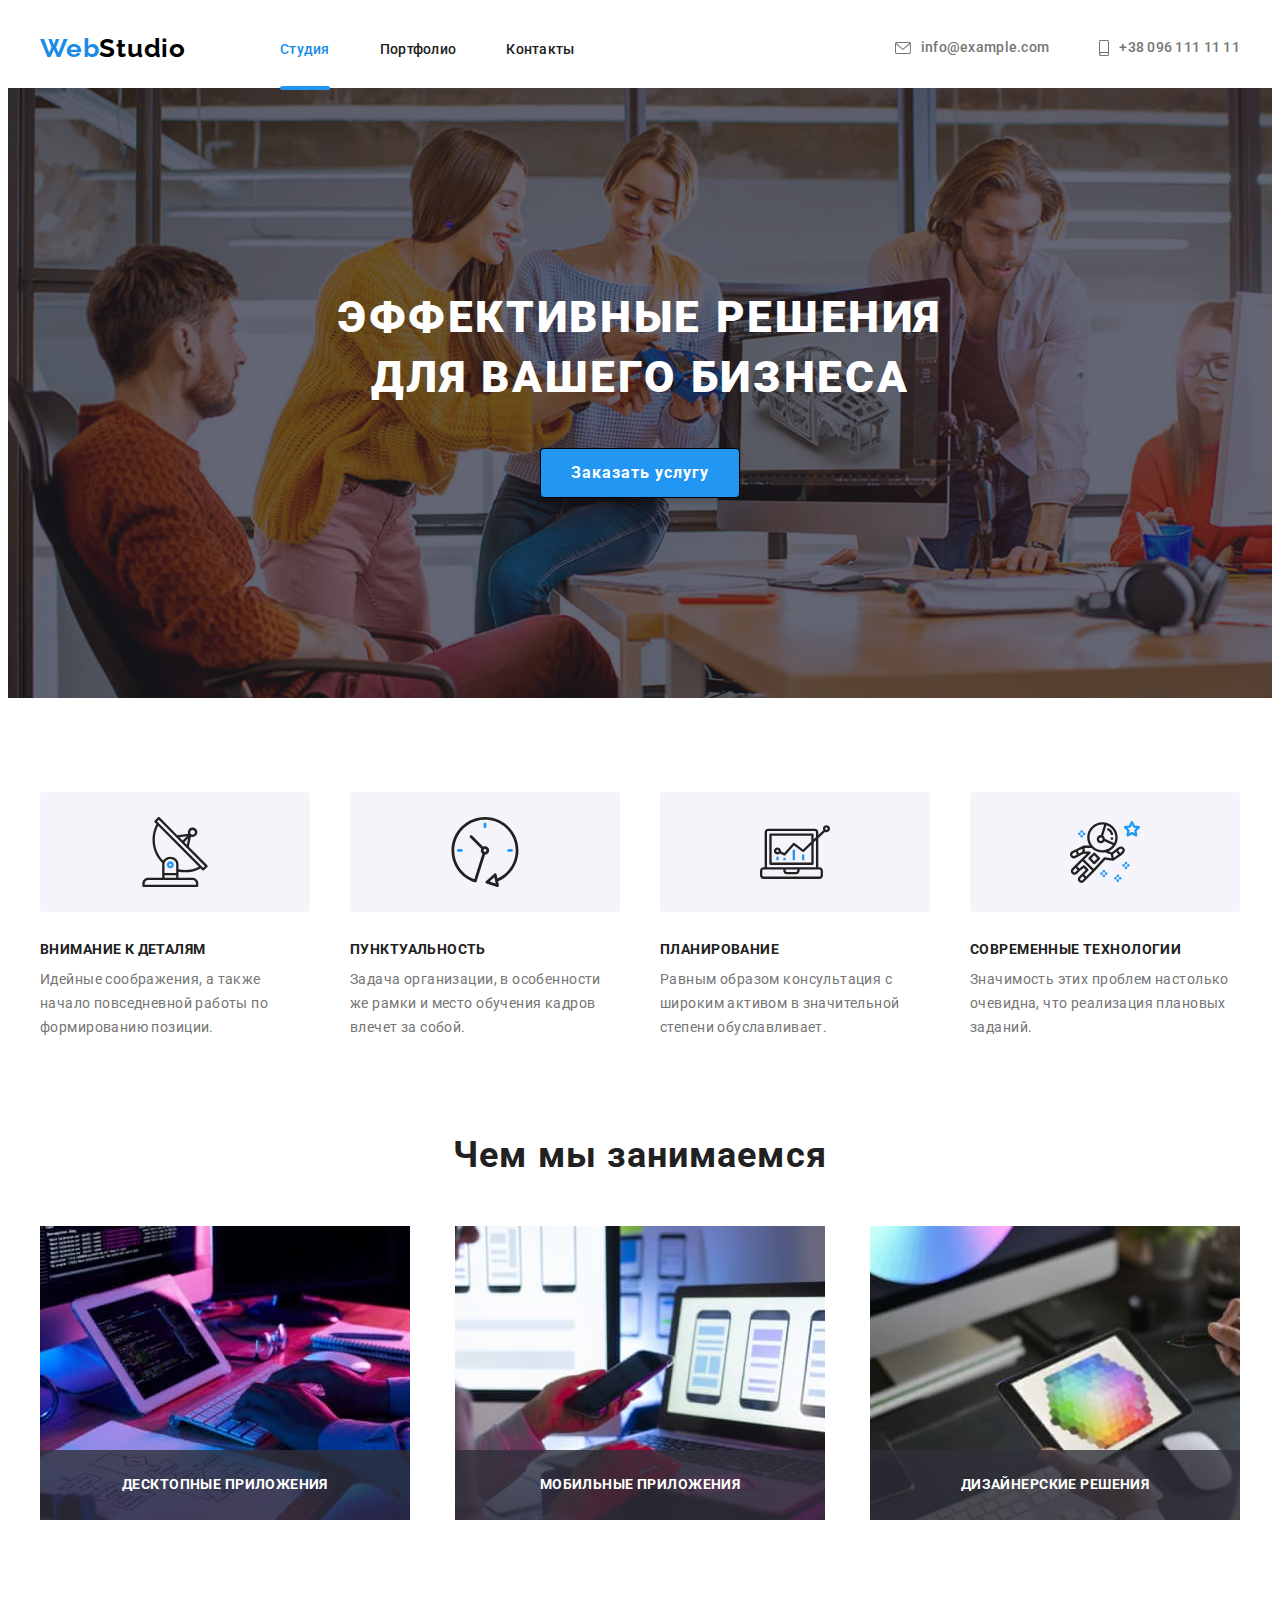
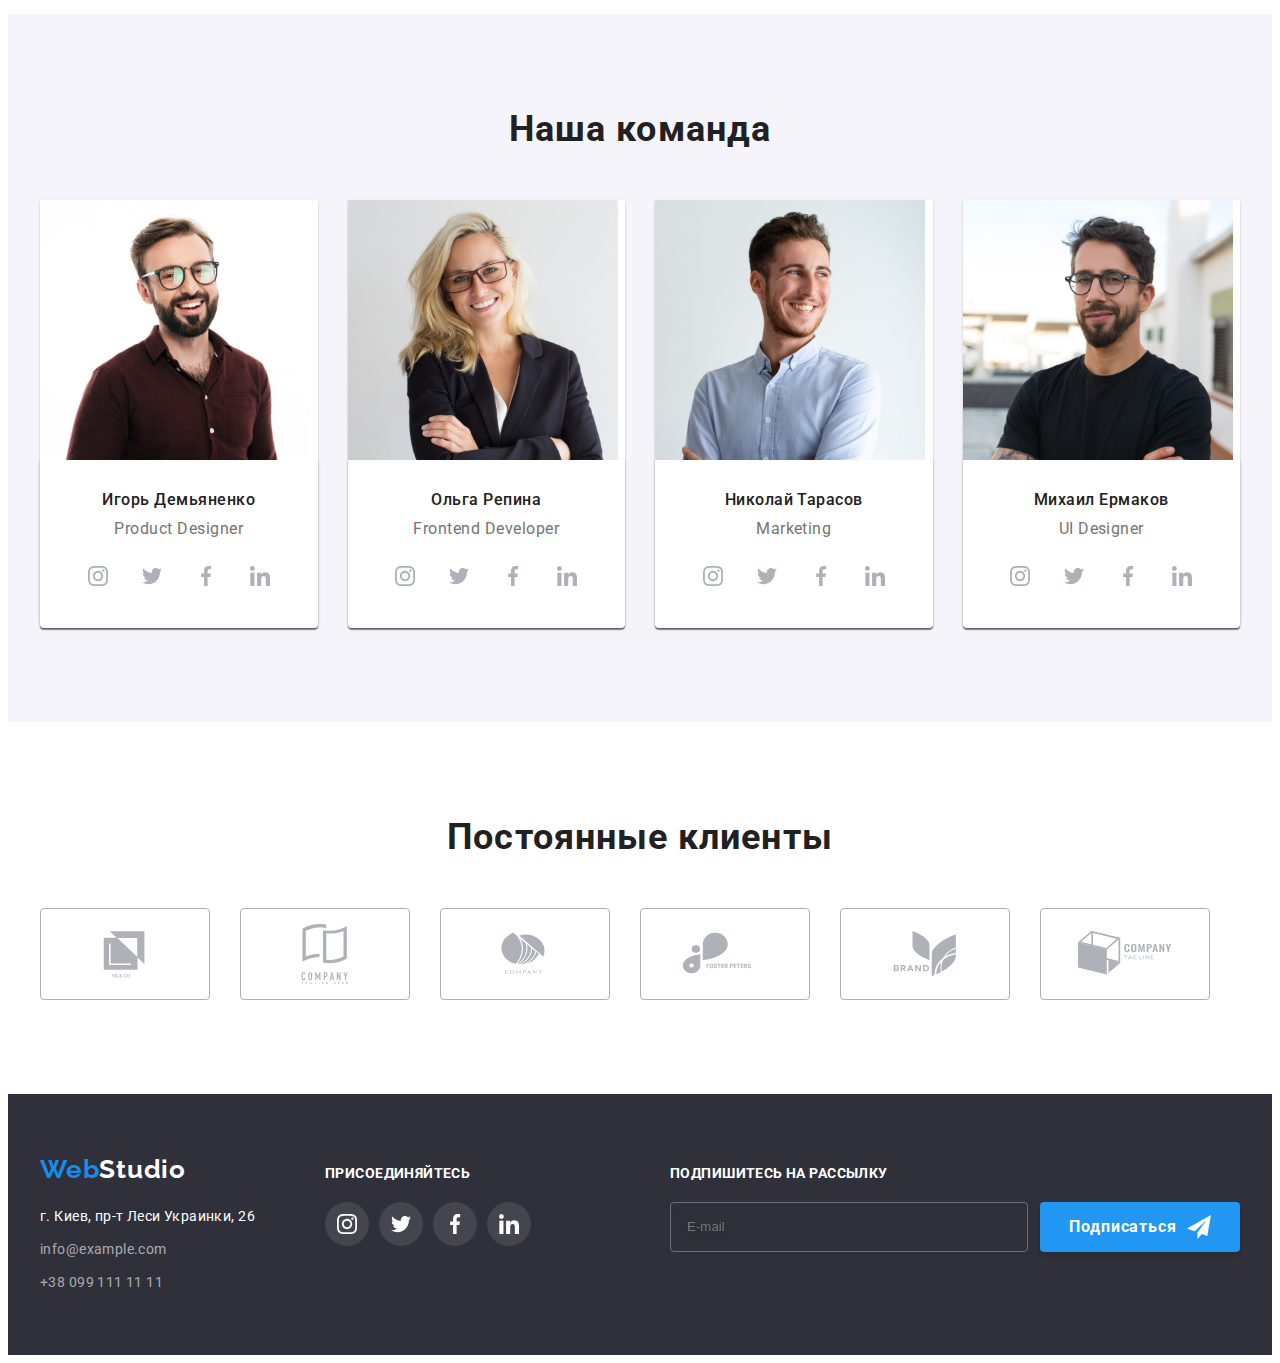
<file: index.html>
<!DOCTYPE html>
<html lang="ru">

<head>
    <meta charset="UTF-8" />
    <meta http-equiv="X-UA-Compatible" content="IE=edge" />
    <meta name="viewport" content="width=device-width, initial-scale=1.0" />
    <title>Document</title>
    <link rel="preconnect" href="https://fonts.googleapis.com">
    <link rel="preconnect" href="https://fonts.gstatic.com" crossorigin>
    <link rel="stylesheet"
        href="https://fonts.googleapis.com/css2?family=Raleway:wght@700&family=Roboto:wght@400;500;700;900&display=swap" />
    <link rel="stylesheet" href="https://cdnjs.cloudflare.com/ajax/libs/modern-normalize/1.1.0/modern-normalize.min.css"
        integrity="sha512-wpPYUAdjBVSE4KJnH1VR1HeZfpl1ub8YT/NKx4PuQ5NmX2tKuGu6U/JRp5y+Y8XG2tV+wKQpNHVUX03MfMFn9Q=="
        crossorigin="anonymous" referrerpolicy="no-referrer" />
    <link rel="stylesheet" href="./css/main.min.css" />
</head>

<body>

    <!-- HEADER -->

    <header class="header">
        <div class="container header-container">
            <a class="logo link" href="./index.html" lang="en"> <span class="web">Web</span><span
                    class="studio-logo">Studio</span></a>
            <nav class="navigation">
                <ul class="nav-list list">
                    <li class="nav-list-item">
                        <a class="nav-list-link link current" href="./index.html">Студия</a>
                    </li>
                    <li class="nav-list-item">
                        <a class="nav-list-link link" href="./portfolio.html">Портфолио</a>
                    </li>
                    <li class="nav-list-item">
                        <a class="nav-list-link link" href="">Контакты</a>
                    </li>
                </ul>
            </nav>
            <ul class="contact-list list">
                <li class="contact-item">
                    <a class="contact-email header-contact link" href="mailto:info@example.com">
                        <svg class="header-icon" width="16" height="12">
                            <use href="./img/sprite.svg#envelope"></use>
                        </svg>
                        info@example.com</a>
                </li>
                <li class="contact-item">
                    <a class="contact-number header-contact link" href="tel:+380961111111">
                        <svg class="header-icon" width="10" height="16">
                            <use href="./img/sprite.svg#smartphone"></use>
                        </svg>
                        +38 096 111 11 11</a>
                </li>
            </ul>
        </div>
    </header>

    <main>
        <!-- HERO -->

        <section class="hero">
            <div class="hero-container container">
                <h1 class="hero-name">Эффективные решения <span class="indent">для вашего бизнеса</span></h1>
                <button class="modal-button" type="button" data-modal-open>Заказать услугу</button>
            </div>
        </section>

        <!-- FEATURES -->

        <section class="features section">
            <div class="features-container container">
                <h2 hidden>Особенности</h2>
                <ul class="features-list list">
                    <li class="features-item">
                        <div class="features-wrapper">
                            <svg class="features-icon" width="70" height="70">
                                <use href="./img/sprite.svg#antenna"></use>
                            </svg>
                        </div>
                        <h3 class="features-name">Внимание к деталям</h3>
                        <p class="features-description">Идейные соображения, а также начало повседневной работы по
                            формированию позиции.</p>
                    </li>
                    <li class="features-item">
                        <div class="features-wrapper">
                            <svg class="features-icon" width="70" height="70">
                                <use href="./img/sprite.svg#clock"></use>
                            </svg>
                        </div>
                        <h3 class="features-name">Пунктуальность</h3>
                        <p class="features-description">Задача организации, в особенности же рамки и место обучения
                            кадров влечет за собой.</p>
                    </li>
                    <li class="features-item">
                        <div class="features-wrapper">
                            <svg class="features-icon" width="70" height="70">
                                <use href="./img/sprite.svg#diagram"></use>
                            </svg>
                        </div>
                        <h3 class="features-name">Планирование</h3>
                        <p class="features-description">Равным образом консультация с широким активом в значительной
                            степени обуславливает.</p>
                    </li>
                    <li class="features-item">
                        <div class="features-wrapper">
                            <svg class="features-icon" width="70" height="70">
                                <use href="./img/sprite.svg#astronaut"></use>
                            </svg>
                        </div>
                        <h3 class="features-name">Современные технологии</h3>
                        <p class="features-description">Значимость этих проблем настолько очевидна, что реализация
                            плановых заданий.</p>
                    </li>
                </ul>
            </div>
        </section>

        <!-- ABOUT -->

        <section class="about section">
            <div class="container">
                <h2 class="about-name">Чем мы занимаемся</h2>
                <ul class="about-list">
                    <li class="about-item list">
                        <div class="about-wrapper">
                            <img src="./img/studio/what_do_we_do1.jpg" alt="чем мы занимаемся" width="370"
                                height="294" />
                            <p class="about-overlay">Десктопные приложения</p>
                        </div>
                    </li>
                    <li class="about-item list">
                        <div class="about-wrapper">
                            <img src="./img/studio/what_do_we_do2.jpg" alt="чем мы занимаемся2" width="370"
                                height="294" />
                            <p class="about-overlay">Мобильные приложения</p>
                        </div>
                    </li>
                    <li class="about-item list">
                        <div class="about-wrapper">
                            <img src="./img/studio/what_do_we_do3.jpg" alt="Чем мы занимаемся3" width="370"
                                height="294" />
                            <p class="about-overlay">Дизайнерские решения</p>
                        </div>
                    </li>
                </ul>
            </div>
        </section>

        <!-- TEAM -->

        <section class="team section">
            <div class="container">
                <h2 class="team-main-name">Наша команда</h2>
                <ul class="team-list">
                    <li class="team-list-item list">
                        <img src="./img/studio/our_team1.jpg" alt="фото сотрудника нашей команды" width="270"
                            height="260" />
                        <div class="team-name-description">
                            <h3 class="team-name">Игорь Демьяненко</h3>
                            <p class="team-position">Product Designer</p>
                            <ul class="team-list-icon list">
                                <li class="team-item-icon">
                                    <a class="team-link-icon" href="">
                                        <svg class="team-icon" width="20" height="20">
                                            <use href="./img/sprite.svg#instagram"></use>
                                        </svg>
                                    </a>
                                </li>
                                <li class="team-item-icon">
                                    <a class="team-link-icon" href="">
                                        <svg class="team-icon" width="20" height="20">
                                            <use href="./img/sprite.svg#twitter"></use>
                                        </svg>
                                    </a>
                                </li>
                                <li class="team-item-icon">
                                    <a class="team-link-icon" href="">
                                        <svg class="team-icon" width="20" height="20">
                                            <use href="./img/sprite.svg#facebook"></use>
                                        </svg>
                                    </a>
                                </li>
                                <li class="team-item-icon">
                                    <a class="team-link-icon" href="">
                                        <svg class="team-icon" width="20" height="20">
                                            <use href="./img/sprite.svg#linkedin"></use>
                                        </svg>
                                    </a>
                                </li>
                            </ul>
                        </div>
                    </li>
                    <li class="team-list-item list">
                        <img src="./img/studio/our_team2.jpg" alt="фото сотрудника нашей команды" width="270"
                            height="260" />
                        <div class="team-name-description">
                            <h3 class="team-name">Ольга Репина</h3>
                            <p class="team-position">Frontend Developer</p>
                            <ul class="team-list-icon list">
                                <li class="team-item-icon">
                                    <a class="team-link-icon" href="">
                                        <svg class="team-icon" width="20" height="20">
                                            <use href="./img/sprite.svg#instagram"></use>
                                        </svg>
                                    </a>
                                </li>
                                <li class="team-item-icon">
                                    <a class="team-link-icon" href="">
                                        <svg class="team-icon" width="20" height="20">
                                            <use href="./img/sprite.svg#twitter"></use>
                                        </svg>
                                    </a>
                                </li>
                                <li class="team-item-icon">
                                    <a class="team-link-icon" href="">
                                        <svg class="team-icon" width="20" height="20">
                                            <use href="./img/sprite.svg#facebook"></use>
                                        </svg>
                                    </a>
                                </li>
                                <li class="team-item-icon">
                                    <a class="team-link-icon" href="">
                                        <svg class="team-icon" width="20" height="20">
                                            <use href="./img/sprite.svg#linkedin"></use>
                                        </svg>
                                    </a>
                                </li>
                            </ul>
                        </div>
                    </li>
                    <li class="team-list-item list">
                        <img src="./img/studio/our_team3.jpg" alt="фото сотрудника нашей команды" width="270"
                            height="260" />
                        <div class="team-name-description">
                            <h3 class="team-name">Николай Тарасов</h3>
                            <p class="team-position">Marketing</p>
                            <ul class="team-list-icon list">
                                <li class="team-item-icon">
                                    <a class="team-link-icon" href="">
                                        <svg class="team-icon" width="20" height="20">
                                            <use href="./img/sprite.svg#instagram"></use>
                                        </svg>
                                    </a>
                                </li>
                                <li class="team-item-icon">
                                    <a class="team-link-icon" href="">
                                        <svg class="team-icon" width="20" height="20">
                                            <use href="./img/sprite.svg#twitter"></use>
                                        </svg>
                                    </a>
                                </li>
                                <li class="team-item-icon">
                                    <a class="team-link-icon" href="">
                                        <svg class="team-icon" width="20" height="20">
                                            <use href="./img/sprite.svg#facebook"></use>
                                        </svg>
                                    </a>
                                </li>
                                <li class="team-item-icon">
                                    <a class="team-link-icon" href="">
                                        <svg class="team-icon" width="20" height="20">
                                            <use href="./img/sprite.svg#linkedin"></use>
                                        </svg>
                                    </a>
                                </li>
                            </ul>
                        </div>
                    </li>
                    <li class="team-list-item list">
                        <img src="./img/studio/our_team4.jpg" alt="фото сотрудника нашей команды" width="270"
                            height="260" />
                        <div class="team-name-description">
                            <h3 class="team-name">Михаил Ермаков</h3>
                            <p class="team-position">UI Designer</p>
                            <ul class="team-list-icon list">
                                <li class="team-item-icon">
                                    <a class="team-link-icon" href="">
                                        <svg class="team-icon" width="20" height="20">
                                            <use href="./img/sprite.svg#instagram"></use>
                                        </svg>
                                    </a>
                                </li>
                                <li class="team-item-icon">
                                    <a class="team-link-icon" href="">
                                        <svg class="team-icon" width="20" height="20">
                                            <use href="./img/sprite.svg#twitter"></use>
                                        </svg>
                                    </a>
                                </li>
                                <li class="team-item-icon">
                                    <a class="team-link-icon" href="">
                                        <svg class="team-icon" width="20" height="20">
                                            <use href="./img/sprite.svg#facebook"></use>
                                        </svg>
                                    </a>
                                </li>
                                <li class="team-item-icon">
                                    <a class="team-link-icon" href="">
                                        <svg class="team-icon" width="20" height="20">
                                            <use href="./img/sprite.svg#linkedin"></use>
                                        </svg>
                                    </a>
                                </li>
                            </ul>
                        </div>
                    </li>
                </ul>
            </div>
        </section>

        <!-- CLIENTS -->

        <section class="clients section">
            <div class="container">
                <h2 class="clients-name">Постоянные клиенты</h2>
                <ul class="clients-list list">
                    <li class="clients-item">
                        <a class="clients-link" href="">
                            <svg class="clients-icon" width="106" height="60">
                                <use href="./img/sprite.svg#yaco"></use>
                            </svg>
                        </a>
                    </li>
                    <li class="clients-item">
                        <a class="clients-link" href="">
                            <svg class="clients-icon" width="106" height="60">
                                <use href="./img/sprite.svg#tagline-here"></use>
                            </svg>
                        </a>
                    </li>
                    <li class="clients-item">
                        <a class="clients-link" href="">
                            <svg class="clients-icon" width="106" height="60">
                                <use href="./img/sprite.svg#company"></use>
                            </svg>
                        </a>
                    </li>
                    <li class="clients-item">
                        <a class="clients-link" href="">
                            <svg class="clients-icon" width="106" height="60">
                                <use href="./img/sprite.svg#foster-peters"></use>
                            </svg>
                        </a>
                    </li>
                    <li class="clients-item">
                        <a class="clients-link" href="">
                            <svg class="clients-icon" width="106" height="60">
                                <use href="./img/sprite.svg#brand"></use>
                            </svg>
                        </a>
                    </li>
                    <li class="clients-item">
                        <a class="clients-link" href="">
                            <svg class="clients-icon" width="106" height="60">
                                <use href="./img/sprite.svg#tagline"></use>
                            </svg>
                        </a>
                    </li>
                </ul>
            </div>
        </section>

    </main>

    <!-- FOOTER -->

    <footer class="footer section">
        <div class="footer-container container">
            <div class="footer-container-address">
                <a class="footer-logo link" href="./index.html"> Web<span class="studio">Studio</span></a>
                <address class="footer-address">
                    <ul class="footer-list list">
                        <li class="footer-item">
                            <a class="footer-link link address" href="https://goo.gl/maps/jyejHvnzvNFhB9y47">г. Киев,
                                пр-т
                                Леси
                                Украинки, 26</a>
                        </li>
                        <li class="footer-item">
                            <a class="footer-link link" href="mailto:info@example.com">info@example.com</a>
                        </li>
                        <li class="footer-item">
                            <a class="footer-link link" href="tel:+380991111111">+38 099 111 11 11</a>
                        </li>
                    </ul>
                </address>
            </div>
            <div class="footer-container-icon">
                <p class="footer-invite">присоединяйтесь</p>
                <ul class="footer-list-icon list">
                    <li class="footer-item-icon">
                        <a class="footer-link-icon instagram" href="">
                            <svg class="footer-icon" width="20" height="20">
                                <use href="./img/sprite.svg#instagram"></use>
                            </svg>
                        </a>
                    </li>
                    <li class="footer-item-icon">
                        <a class="footer-link-icon twitter" href="">
                            <svg class="footer-icon" width="20" height="20">
                                <use href="./img/sprite.svg#twitter"></use>
                            </svg>
                        </a>
                    </li>
                    <li class="footer-item-icon">
                        <a class="footer-link-icon facebook" href="">
                            <svg class="footer-icon" width="20" height="20">
                                <use href="./img/sprite.svg#facebook"></use>
                            </svg>
                        </a>
                    </li>
                    <li class="footer-item-icon">
                        <a class="footer-link-icon linkedin" href="">
                            <svg class="footer-icon" width="20" height="20">
                                <use href="./img/sprite.svg#linkedin"></use>
                            </svg>
                        </a>
                    </li>
                </ul>
            </div>
            <form class="subscribe-form">
                <p class="subscribe-name">Подпишитесь на рассылку</p>
                <div class="subscribe-wrapper">
                    <input class="subscribe-input" type="text" name="subscribe" id="sbscr" placeholder="E-mail" />
                    <button class="subscribe-btn" type="submit">Подписаться
                        <svg class="subscribe-icon" width="24" height="24">
                            <use href="./img/sprite.svg#icon-subscribe"></use>
                        </svg>
                    </button>
                </div>
            </form>
        </div>
    </footer>

    <div class="backdrop is-hidden" data-modal>
        <div class="modal">
            <button class="modal-close" type="button" data-modal-close>
                <svg class="close-icon" width="11" height="11">
                    <use href="./img/sprite.svg#close-icon"></use>
                </svg>
            </button>
            <p class="modal-text">Оставьте свои данные, мы вам перезвоним</p>
            <form class="contact-form">
                <label class="contact-form-field" for="name">Имя</label>
                <span class="contact-form-input-wrapper">
                    <input type="text" name="user-name" class="contact-form-input" id="name" autofocus required
                        minlength="3" maxlength="10" pattern="^[a-zA-Z]+$" />
                    <svg class="icon-contact-form" width="18" height="18">
                        <use href="./img/sprite.svg#icon-user-name-modal"></use>
                    </svg>
                </span>

                <label class="contact-form-field" for="phone">Телефон</label>
                <span class="contact-form-input-wrapper">
                    <input type="tel" name="user-phone" class="contact-form-input" id="phone" required minlength="6"
                        maxlength="10" />
                    <svg class="icon-contact-form" width="18" height="18">
                        <use href="./img/sprite.svg#icon-user-phone-modal"></use>
                    </svg>

                </span>

                <label class="contact-form-field" for="email">Почта</label>
                <span class="contact-form-input-wrapper">
                    <input type="email" name="user-email" class="contact-form-input" id="email" />
                    <svg class="icon-contact-form" width="18" height="18">
                        <use href="./img/sprite.svg#icon-user-email-modal"></use>
                    </svg>
                </span>

                <label class="contact-form-field" for="comments">Комментарий</label>
                <textarea name="comments-field" class="contact-form-message" id="comments"
                    placeholder="Введите текст"></textarea>

                <div class="contact-form-checkbox-wrapper">
                    <input type="checkbox" name="accept-policy" class="chackbox-accept-policy visually-hidden"
                        id="message" required />
                    <label for="message" class="contact-form-checkbox-agreement">Соглашаюсь с рассылкой и принимаю&nbsp;
                        <a class="policy" href="">Условия договора</a></label>
                </div>
                <button class="contact-form-submit-btn" type="submit">Отправить</button>
            </form>
        </div>
    </div>
    <script src="./js/modal.js"></script>
</body>

</html>
</file>
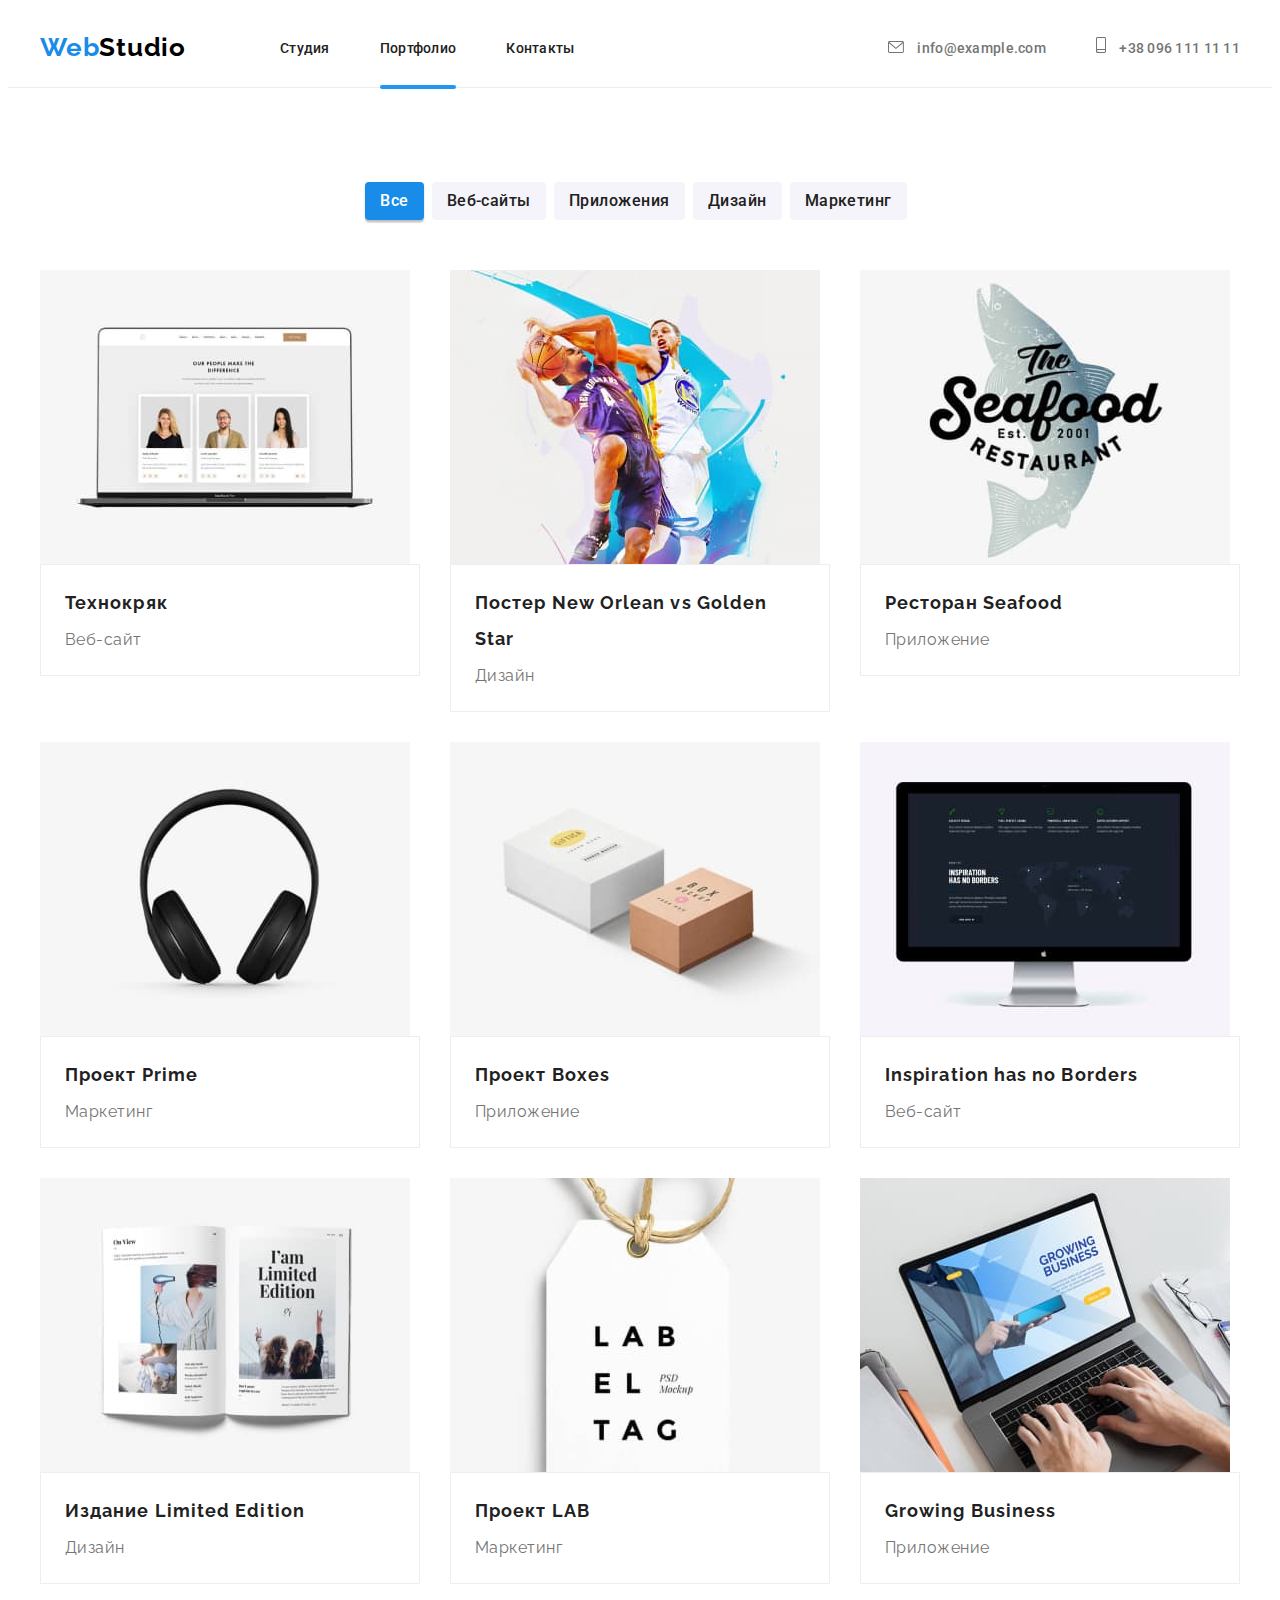
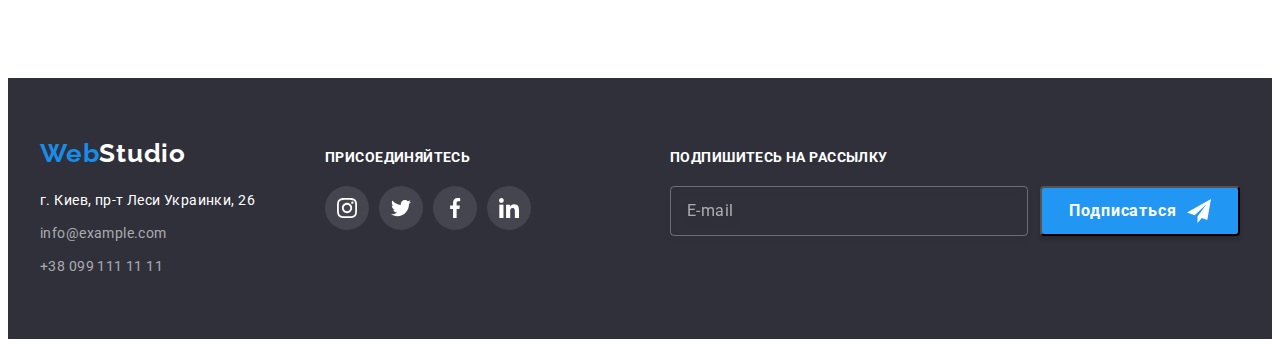
<file: portfolio.html>
<!DOCTYPE html>
<html lang="ru">

<head>
    <meta charset="UTF-8" />
    <meta http-equiv="X-UA-Compatible" content="IE=edge" />
    <meta name="viewport" content="width=device-width, initial-scale=1.0" />
    <title>Document</title>
    <link rel="preconnect" href="https://fonts.googleapis.com">
    <link rel="preconnect" href="https://fonts.gstatic.com" crossorigin>
    <link
        href="https://fonts.googleapis.com/css2?family=Raleway:wght@700&family=Roboto:wght@400;500;700;900&display=swap"
        rel="stylesheet" />
    <link rel="stylesheet" href="https://cdnjs.cloudflare.com/ajax/libs/modern-normalize/1.1.0/modern-normalize.min.css"
        integrity="sha512-wpPYUAdjBVSE4KJnH1VR1HeZfpl1ub8YT/NKx4PuQ5NmX2tKuGu6U/JRp5y+Y8XG2tV+wKQpNHVUX03MfMFn9Q=="
        crossorigin="anonymous" referrerpolicy="no-referrer" />
    <link rel="stylesheet" href="./css/portfolio.min.css" />
</head>

<body>

    <!-- HEADER -->

    <header class="header">
        <div class="container header-container">
            <a class="logo link" href="./index.html" lang="en"> <span class="web">Web</span><span
                    class="studio-logo">Studio</span></a>
            <nav class="navigation">
                <ul class="nav-list list">
                    <li class="nav-list-item">
                        <a class="nav-list-link link" href="./index.html">Студия</a>
                    </li>
                    <li class="nav-list-item">
                        <a class="nav-list-link link current" href="./portfolio.html">Портфолио</a>
                    </li>
                    <li class="nav-list-item">
                        <a class="nav-list-link link" href="">Контакты</a>
                    </li>
                </ul>
            </nav>
            <ul class="contact-list list">
                <li class="contact-item">
                    <a class="contact-email header-contact link" href="mailto:info@example.com">
                        <svg class="header-icon" width="16" height="12">
                            <use href="./img/sprite.svg#envelope"></use>
                        </svg>
                        info@example.com</a>
                </li>
                <li class="contact-item">
                    <a class="contact-number header-contact link" href="tel:+380961111111">
                        <svg class="header-icon" width="10" height="16">
                            <use href="./img/sprite.svg#smartphone"></use>
                        </svg>
                        +38 096 111 11 11</a>
                </li>
            </ul>
        </div>
    </header>

    <!-- PORTFOLIO-->

    <section class="portfolio section">
        <div class="portfolio-container container">
            <h2 hidden>portfolio-navigation</h2>
            <ul class="portfolio-list-btn list">
                <li><button class="portfolio-button link current" type="button">Все</button></li>
                <li><button class="portfolio-button link" type="button">Веб-сайты</button></li>
                <li><button class="portfolio-button link" type="button">Приложения</button></li>
                <li><button class="portfolio-button link" type="button">Дизайн</button></li>
                <li><button class="portfolio-button link" type="button">Маркетинг</button></li>
            </ul>
            <ul class="portfolio-list list">
                <li class="portfolio-item">
                    <a class="portfolio-link link" href="">
                        <div class="portfolio-item-wrapper">
                            <img src="./img/portfolio/poster1.jpg" alt="poster1" width="370" height="294">
                            <p class="portfolio-overlay">Ресурс предлагает комплексные предложения с разным уровнем
                                функционала и
                                сервисов. Все это
                                позволит посетителю получить
                                исчерпывающие сведения о компании или частном лице.
                            </p>
                        </div>
                        <div class="portfolio-subsribe">
                            <h3 class="portfolio-subsribe-item">Технокряк</h3>
                            <p class="portfolio-type-list">Веб-сайт</p>
                        </div>
                    </a>
                </li>
                <li class="portfolio-item">
                    <a class="portfolio-link link" href="">
                        <div class="portfolio-item-wrapper">
                            <img src="./img/portfolio/poster2.jpg" alt="poster2" width="370" height="294">
                            <p class="portfolio-overlay">Ресурс предлагает комплексные предложения с разным уровнем
                                функционала и
                                сервисов. Все это
                                позволит посетителю получить
                                исчерпывающие сведения о компании или частном лице.
                            </p>
                        </div>
                        <div class="portfolio-subsribe">
                            <h3 class="portfolio-subsribe-item">Постер New Orlean vs Golden Star</h3>
                            <p class="portfolio-type-list">Дизайн</p>
                        </div>
                    </a>
                </li>
                <li class="portfolio-item">
                    <a class="portfolio-link link" href="">
                        <div class="portfolio-item-wrapper">
                            <img src="./img/portfolio/poster3.jpg" alt="poster3" width="370" height="294">
                            <p class="portfolio-overlay">Ресурс предлагает комплексные предложения с разным уровнем
                                функционала и
                                сервисов. Все это
                                позволит посетителю получить
                                исчерпывающие сведения о компании или частном лице.
                            </p>
                        </div>
                        <div class="portfolio-subsribe">
                            <h3 class="portfolio-subsribe-item">Ресторан Seafood</h3>
                            <p class="portfolio-type-list">Приложение</p>
                        </div>
                    </a>
                </li>
                <li class="portfolio-item">
                    <a class="portfolio-link link" href="">
                        <div class="portfolio-item-wrapper">
                            <img src="./img/portfolio/poster4.jpg" alt="poster4" width="370" height="294">
                            <p class="portfolio-overlay">Ресурс предлагает комплексные предложения с разным уровнем
                                функционала и
                                сервисов. Все это
                                позволит посетителю получить
                                исчерпывающие сведения о компании или частном лице.
                            </p>
                        </div>
                        <div class="portfolio-subsribe">
                            <h3 class="portfolio-subsribe-item">Проект Prime</h3>
                            <p class="portfolio-type-list">Маркетинг</p>
                        </div>
                    </a>
                </li>
                <li class="portfolio-item">
                    <a class="portfolio-link link" href="">
                        <div class="portfolio-item-wrapper">
                            <img src="./img/portfolio/poster5.jpg" alt="poster5" width="370" height="294">
                            <p class="portfolio-overlay">Ресурс предлагает комплексные предложения с разным уровнем
                                функционала и
                                сервисов. Все это
                                позволит посетителю получить
                                исчерпывающие сведения о компании или частном лице.
                            </p>
                        </div>
                        <div class="portfolio-subsribe">
                            <h3 class="portfolio-subsribe-item">Проект Boxes</h3>
                            <p class="portfolio-type-list">Приложение</p>
                        </div>
                    </a>
                </li>
                <li class="portfolio-item">
                    <a class="portfolio-link link" href="">
                        <div class="portfolio-item-wrapper">
                            <img src="./img/portfolio/poster6.jpg" alt="poster6" width="370" height="294">
                            <p class="portfolio-overlay">Ресурс предлагает комплексные предложения с разным уровнем
                                функционала и
                                сервисов. Все это
                                позволит посетителю получить
                                исчерпывающие сведения о компании или частном лице.
                            </p>
                        </div>
                        <div class="portfolio-subsribe">
                            <h3 class="portfolio-subsribe-item">Inspiration has no Borders</h3>
                            <p class="portfolio-type-list">Веб-сайт</p>
                        </div>
                    </a>
                </li>
                <li class="portfolio-item">
                    <a class="portfolio-link link" href="">
                        <div class="portfolio-item-wrapper">
                            <img src="./img/portfolio/poster7.jpg" alt="poster7" width="370" height="294">
                            <p class="portfolio-overlay">Ресурс предлагает комплексные предложения с разным уровнем
                                функционала и
                                сервисов. Все это
                                позволит посетителю получить
                                исчерпывающие сведения о компании или частном лице.
                            </p>
                        </div>
                        <div class="portfolio-subsribe">
                            <h3 class="portfolio-subsribe-item">Издание Limited Edition</h3>
                            <p class="portfolio-type-list">Дизайн</p>
                        </div>
                    </a>
                </li>
                <li class="portfolio-item">
                    <a class="portfolio-link link" href="">
                        <div class="portfolio-item-wrapper">
                            <img src="./img/portfolio/poster8.jpg" alt="poster8" width="370" height="294">
                            <p class="portfolio-overlay">Ресурс предлагает комплексные предложения с разным уровнем
                                функционала и
                                сервисов. Все это
                                позволит посетителю получить
                                исчерпывающие сведения о компании или частном лице.
                            </p>
                        </div>
                        <div class="portfolio-subsribe">
                            <h3 class="portfolio-subsribe-item">Проект LAB</h3>
                            <p class="portfolio-type-list">Маркетинг</p>
                        </div>
                    </a>
                </li>
                <li class="portfolio-item">
                    <a class="portfolio-link link" href="">
                        <div class="portfolio-item-wrapper">
                            <img src="./img/portfolio/poster9.jpg" alt="poster9" width="370" height="294">
                            <p class="portfolio-overlay">Ресурс предлагает комплексные предложения с разным уровнем
                                функционала и
                                сервисов. Все это
                                позволит посетителю получить
                                исчерпывающие сведения о компании или частном лице.
                            </p>
                        </div>
                        <div class="portfolio-subsribe">
                            <h3 class="portfolio-subsribe-item">Growing Business</h3>
                            <p class="portfolio-type-list">Приложение</p>
                        </div>
                    </a>
                </li>
            </ul>
        </div>
    </section>

    <!-- FOOTER -->

    <section class="footer section">
        <div class="footer-container container">
            <div class="footer-container-address">
                <a class="footer-logo link" href="./index.html"> Web<span class="studio">Studio</span></a>
                <address class="footer-address">
                    <ul class="footer-list list">
                        <li class="footer-item">
                            <a class="footer-link link address" href="https://goo.gl/maps/jyejHvnzvNFhB9y47">г. Киев,
                                пр-т
                                Леси
                                Украинки, 26</a>
                        </li>
                        <li class="footer-item">
                            <a class="footer-link link" href="mailto:info@example.com">info@example.com</a>
                        </li>
                        <li class="footer-item">
                            <a class="footer-link link" href="tel:+380991111111">+38 099 111 11 11</a>
                        </li>
                    </ul>
                </address>
            </div>
            <div class="footer-container-icon">
                <p class="footer-invite">присоединяйтесь</p>
                <ul class="footer-list-icon list">
                    <li class="footer-item-icon">
                        <a class="footer-link-icon instagram" href="">
                            <svg class="footer-icon" width="20" height="20">
                                <use href="./img/sprite.svg#instagram"></use>
                            </svg>
                        </a>
                    </li>
                    <li class="footer-item-icon">
                        <a class="footer-link-icon twitter" href="">
                            <svg class="footer-icon" width="20" height="20">
                                <use href="./img/sprite.svg#twitter"></use>
                            </svg>
                        </a>
                    </li>
                    <li class="footer-item-icon">
                        <a class="footer-link-icon facebook" href="">
                            <svg class="footer-icon" width="20" height="20">
                                <use href="./img/sprite.svg#facebook"></use>
                            </svg>
                        </a>
                    </li>
                    <li class="footer-item-icon">
                        <a class="footer-link-icon linkedin" href="">
                            <svg class="footer-icon" width="20" height="20">
                                <use href="./img/sprite.svg#linkedin"></use>
                            </svg>
                        </a>
                    </li>
                </ul>
            </div>
            <form class="subscribe-form">
                <p class="subscribe-name">Подпишитесь на рассылку</p>
                <div class="subscribe-wrapper">
                    <input class="subscribe-input" type="text" name="subscribe" id="sbscr" placeholder="E-mail" />
                    <button class="subscribe-btn" type="submit">Подписаться
                        <svg class="subscribe-icon" width="24" height="24">
                            <use href="./img/sprite.svg#icon-subscribe"></use>
                        </svg>
                    </button>
                </div>
            </form>
        </div>
    </section>

</body>

</html>
</file>
<file: css/main.min.css>
:root{--primary-font-family: Roboto, sans-serif;--primary-font-color: #212121;--secondary-font-family: Raleway, sans-serif;--secondary-font-color: #757575;--white-font-color: #ffffff;--accent-color: #188ce8;--btn-bg-color: #2196f3;--border-btn-color: #000000;--hero-bg-color: #2f303a}body{font-family:var(--primary-font-family)}h1,h2,h3,p{margin:0;margin:0}ul,li{margin:0;margin:0;padding-left:0}img{display:block}address{font-style:normal}.list{list-style:none}.link{text-decoration:none}.section{padding:94px 0}.container{width:1200px;margin-left:auto;margin-right:auto;padding:0 15px}.header{background-color:var(--white-font-color)}.header-container{display:flex;align-items:center}.header-icon{margin-right:10px;fill:var(--secondary-font-color);transition:fill 250ms cubic-bezier(0.4, 0, 0.2, 1)}.header-contact:hover .header-icon,.header-contact:focus .header-icon{fill:var(--accent-color)}.header-contact{display:flex;justify-content:center;align-items:center}.nav-list{display:flex;align-items:center}.nav-list-item{position:relative}.nav-list-item:not(:last-child){margin-right:50px}.nav-list-link{padding-top:32px;padding-bottom:32px;font-weight:500;font-size:14px;line-height:1.14;letter-spacing:0.02em;color:var(--primary-font-color);transition:color 250ms cubic-bezier(0.4, 0, 0.2, 1)}.nav-list-link:hover,.nav-list-link:focus{color:var(--accent-color)}.contact-list{display:flex;align-items:center;margin-left:auto}.contact-email{padding:32px 0;font-weight:500;font-size:14px;line-height:1.14;letter-spacing:0.02em;color:var(--secondary-font-color);transition:color 250ms cubic-bezier(0.4, 0, 0.2, 1)}.contact-email .contact-email:hover,.contact-email .contact-email:focus{color:var(--accent-color)}.contact-number{padding:32px 0;font-weight:500;font-size:14px;line-height:1.14;letter-spacing:0.02em;color:var(--secondary-font-color);transition:color 250ms cubic-bezier(0.4, 0, 0.2, 1)}.contact-number:hover,.contact-number:focus{color:var(--accent-color)}.contact-item:not(:last-child){margin-right:50px}.link.current{color:var(--accent-color)}.link.current::after{content:'';position:absolute;bottom:-32px;left:0;width:100%;height:4px;border-radius:2px;background-color:var(--btn-bg-color)}.web{font-family:var(--secondary-font-family);font-weight:700;font-size:26px;line-height:1.19;letter-spacing:0.03em;color:var(--accent-color)}.studio-logo{font-family:var(--secondary-font-family);font-weight:700;font-size:26px;line-height:1.19;letter-spacing:0.03em;color:#000000}.logo{margin-right:94px;padding-top:24px;padding-bottom:24px}.hero{max-width:1600px;margin:0 auto;background-image:linear-gradient(rgba(47,48,58,0.4), rgba(47,48,58,0.4)),url(../img/hero/bg.jpeg);background-size:cover;background-color:var(--hero-bg-color);text-align:center;padding-top:200px;padding-bottom:200px}.hero-name{margin-bottom:40px;font-weight:900;font-size:44px;line-height:1.36;text-align:center;letter-spacing:0.06em;text-transform:uppercase;color:var(--white-font-color)}.indent{display:block}.modal-button{min-width:200px;padding:9px 28px;justify-content:center;font-family:inherit;font-weight:700;font-size:16px;line-height:1.88;text-align:center;letter-spacing:0.06em;cursor:pointer;border:1px solid var(--border-btn-color);border-radius:4px;box-shadow:0px 4px 4px rgba(0,0,0,0.15);background-color:var(--btn-bg-color);color:var(--white-font-color);transition:background-color 250ms cubic-bezier(0.4, 0, 0.2, 1)}.modal-button:hover,.modal-button:focus{background-color:var(--accent-color)}.features-item{width:270px}.features-wrapper{display:flex;justify-content:center;align-items:center;margin-bottom:30px;width:270px;height:120px;background:#f5f4fa;border-radius:4px}.features-list{display:flex;justify-content:space-between}.features-name{font-weight:700;font-size:14px;line-height:1.14;letter-spacing:0.03em;text-transform:uppercase;margin-bottom:10px;color:var(--primary-font-color)}.features-description{font-weight:400;font-size:14px;line-height:1.71;letter-spacing:0.03em;color:var(--secondary-font-color)}.about{padding-top:0}.about-name{margin-bottom:50px;font-weight:700;font-size:36px;line-height:1.17;text-align:center;letter-spacing:0.03em;color:var(--primary-font-color)}.about-item{flex-basis:calc((100% - 90px) / 3)}.about-list{display:flex;justify-content:space-between}.about-wrapper{position:relative}.about-overlay{position:absolute;bottom:0;left:0;width:100%;padding:27px 0;font-family:var(--primary-font-family);font-style:normal;font-weight:700;font-size:14px;line-height:1.14;text-align:center;letter-spacing:0.03em;text-transform:uppercase;color:var(--white-font-color);background-color:rgba(47,48,58,0.8)}.team{background-color:#f5f4fa}.team-list{display:flex;flex-wrap:wrap;margin-left:-30px;margin-top:-30px}.team-list-item{flex-basis:calc((100% - 120px) / 4);margin-left:30px;margin-top:30px;box-shadow:0px 1px 3px rgba(0,0,0,0.12),0px 1px 1px rgba(0,0,0,0.14),0px 2px 1px rgba(0,0,0,0.2);border-radius:0px 0px 4px 4px;background:var(--white-font-color)}.team-list-icon{display:flex;justify-content:center}.team-icon{fill:#afb1b8;transition:fill 250ms cubic-bezier(0.4, 0, 0.2, 1)}.team-link-icon:hover .team-icon,.team-link-icon:focus .team-icon{background-color:var(--accent-color);fill:var(--white-font-color)}.team-name{margin-bottom:10px;font-weight:500;font-size:16px;line-height:1.19;text-align:center;letter-spacing:0.03em;color:var(--primary-font-color)}.team-position{margin-bottom:16px;font-weight:400;font-size:16px;line-height:1.19;text-align:center;letter-spacing:0.03em;color:var(--secondary-font-color)}.team-link-icon{display:flex;justify-content:center;align-items:center;width:44px;height:44px;border-radius:50%;cursor:pointer;background-color:transparent;transition:fill 250ms cubic-bezier(0.4, 0, 0.2, 1)}.team-link-icon:hover,.team-link-icon:focus{background-color:var(--accent-color);fill:var(--white-font-color)}.team-item-icon:not(:last-child){margin-right:10px}.team-main-name{margin-bottom:50px;font-weight:700;font-size:36px;line-height:1.17;text-align:center;letter-spacing:0.03em;color:var(--primary-font-color)}.team-name-description{padding-top:30px;padding-bottom:30px;border-top:none;background-color:var(--white-font-color);box-shadow:0px 1px 3px rgba(0,0,0,0.12),0px 1px 1px rgba(0,0,0,0.14),0px 2px 1px rgba(0,0,0,0.2);border-radius:0px 0px 4px 4px}.clients-name{margin-bottom:50px;font-family:var(--primary-font-family);font-style:normal;font-weight:700;font-size:36px;line-height:1.17;text-align:center;letter-spacing:0.03em;color:var(--primary-font-color)}.clients-list{display:flex}.clients-item:not(:last-child){margin-right:30px}.clients-link{display:flex;justify-content:center;align-items:center;width:170px;height:92px;border:1px solid #afb1b8;box-sizing:border-box;border-radius:4px;transition:border-color 250ms cubic-bezier(0.4, 0, 0.2, 1)}.clients-link:hover,.clients-link:focus{border-color:var(--accent-color)}.clients-link .clients-item:not(:last-child){margin-right:30px}.clients-icon{fill:#afb1b8;transition:fill 250ms cubic-bezier(0.4, 0, 0.2, 1)}.clients-link:hover .clients-icon,.clients-link:focus .clients-icon{border-color:var(--accent-color);fill:var(--accent-color)}.footer{padding:60px 0;background-color:var(--hero-bg-color)}.footer-logo{display:block;margin-bottom:20px;font-family:var(--secondary-font-family);font-weight:700;font-size:26px;line-height:1.19;letter-spacing:0.03em;color:var(--accent-color)}.footer-list-icon{display:flex;justify-content:center;align-items:center}.footer-link{font-family:inherit;font-style:normal;font-weight:400;font-size:14px;line-height:1.71;letter-spacing:0.03em;color:rgba(255,255,255,0.6)}.footer-link-icon{display:flex;align-items:center;justify-content:center;margin-right:10px;width:44px;height:44px;border-radius:50%;background-color:rgba(255,255,255,0.1);cursor:pointer;fill:var(--white-font-color);transition:background-color 250ms cubic-bezier(0.4, 0, 0.2, 1)}.footer-link-icon:hover,.footer-link-icon:focus{background-color:var(--accent-color)}.footer-container{display:flex;align-items:baseline}.footer-container-address{margin-right:70px}.footer-invite{margin-bottom:20px;font-family:var(--primary-font-family);font-style:normal;font-weight:700;font-size:14px;line-height:1.14;letter-spacing:0.03em;text-transform:uppercase;color:var(--white-font-color)}.footer-item:not(:last-child){margin-bottom:9px}.subscribe-form{margin-left:auto}.subscribe-name{margin-bottom:20px;font-family:var(--primary-font-family);font-style:normal;font-weight:700;font-size:14px;line-height:1.14;letter-spacing:0.03em;text-transform:uppercase;color:var(--white-font-color)}.subscribe-wrapper{display:flex}.subscribe-input{width:358px;height:50px;padding-left:16px;margin-right:12px;border:1px solid rgba(255,255,255,0.3);box-sizing:border-box;filter:drop-shadow(0px 4px 4px rgba(0,0,0,0.15));border-radius:4px;background-color:transparent;color:var(--white-font-color)}.subscribe-input-input::placeholder{display:flex;align-items:center;font-family:var(--primary-font-family);font-style:normal;font-weight:400;font-size:16px;line-height:1.25;letter-spacing:0.03em;color:rgba(255,255,255,0.6)}.subscribe-btn{display:flex;justify-content:center;align-items:center;width:200px;height:50px;padding:0;cursor:pointer;box-shadow:0px 4px 4px rgba(0,0,0,0.15);border-radius:4px;border:none;background:var(--btn-bg-color);font-family:var(--primary-font-family);font-style:normal;font-weight:700;font-size:16px;line-height:30px;text-align:center;letter-spacing:0.06em;color:var(--white-font-color)}.subscribe-icon{margin-left:10px}.studio{color:var(--white-font-color)}.address{color:var(--white-font-color)}.backdrop{position:fixed;top:0;left:0;width:100vw;height:100vh;background-color:rgba(0,0,0,0.2);transition:opacity 250ms cubic-bezier(0.4, 0, 0.2, 1),visibility 250ms cubic-bezier(0.4, 0, 0.2, 1)}.backdrop.is-hidden{opacity:0;visibility:hidden;pointer-events:none}.modal{position:absolute;top:50%;left:50%;transform:translate(-50%, -50%);width:528px;height:580px;padding:40px;background:var(--white-font-color);box-shadow:0px 1px 3px rgba(0,0,0,0.12),0px 1px 1px rgba(0,0,0,0.14),0px 2px 1px rgba(0,0,0,0.2);border-radius:4px}.modal-close{position:absolute;top:7px;right:7px;width:30px;height:30px;padding:0;display:flex;justify-content:center;align-items:center;border-radius:50%;border:1px solid rgba(0,0,0,0.1);box-sizing:border-box;background-color:var(--white-font-color);cursor:pointer;transition:fill 250ms cubic-bezier(0.4, 0, 0.2, 1)}.modal-close:hover,.modal-close:focus{outline:none;fill:var(--btn-bg-color)}.modal-text{margin-bottom:12px;font-family:var(--primary-font-family);font-style:normal;font-weight:700;font-size:20px;line-height:1.15;text-align:center;letter-spacing:0.03em;color:var(--primary-font-color)}.contact-form-input{padding:0;padding-left:42px;width:100%;height:40px;border:1px solid rgba(33,33,33,0.2);box-sizing:border-box;border-radius:4px;transition:border-color 250ms cubic-bezier(0.4, 0, 0.2, 1)}.contact-form-input:focus{outline:none;border-color:var(--btn-bg-color)}.contact-form-input:focus+.icon-contact-form{fill:var(--btn-bg-color)}.contact-form-field{display:block}.contact-form-field{font-family:var(--primary-font-family);font-style:normal;font-weight:400;font-size:12px;line-height:1.17;letter-spacing:0.01em;color:#757575}.contact-form-input-wrapper{position:relative;display:block;margin-top:4px;margin-bottom:10px}.icon-contact-form{position:absolute;top:50%;left:12px;transform:translateY(-50%);display:block;transition:fill 250ms cubic-bezier(0.4, 0, 0.2, 1)}.contact-form-message{width:100%;height:120px;padding:12px 16px;margin-top:4px;margin-bottom:16px;resize:none;border:1px solid rgba(33,33,33,0.2);box-sizing:border-box;border-radius:4px;transition:border-color 250ms cubic-bezier(0.4, 0, 0.2, 1)}.contact-form-message::placeholder{text-transform:uppercase}.contact-form-message:focus{outline:none;border-color:var(--btn-bg-color)}.contact-form-submit-btn{display:flex;justify-content:center;align-items:center;text-align:center;width:200px;height:50px;padding:0;margin:auto;box-shadow:0px 4px 4px rgba(0,0,0,0.15);border-radius:4px;font-family:var(--primary-font-family);font-style:normal;font-weight:700;font-size:16px;line-height:1.88;letter-spacing:0.06em;cursor:pointer;background-color:var(--btn-bg-color);color:var(--white-font-color)}.contact-form-checkbox-agreement::before{content:'';display:flex;justify-content:center;align-items:center;width:16px;height:16px;margin-right:8px;border:2px solid var(--primary-font-color);border-radius:3px;cursor:pointer;transition:border-color 250ms cubic-bezier(0.4, 0, 0.2, 1)}.contact-form-checkbox-agreement{display:flex;justify-content:center;margin-bottom:30px;font-family:var(--primary-font-family);font-style:normal;font-weight:400;font-size:14px;line-height:1.71;letter-spacing:0.03em;color:var(--secondary-font-color)}.chackbox-accept-policy:checked+.contact-form-checkbox-agreement::before{background-image:url(../img/icons/icon-check.svg)}.chackbox-accept-policy:focus+.contact-form-checkbox-agreement::before{outline:none;border-color:var(--btn-bg-color)}.policy{font-family:var(--primary-font-family);font-style:normal;font-weight:400;font-size:14px;line-height:1.71;letter-spacing:0.03em;text-decoration-line:underline;color:var(--btn-bg-color)}.visually-hidden{position:absolute;border:0;padding:0;white-space:nowrap;clip-path:inset(100%);clip:rect(0 0 0 0);overflow:hidden}
/*# sourceMappingURL=main.min.css.map */
</file>
<file: css/portfolio.min.css>
:root{--primary-font-family: Roboto, sans-serif;--primary-font-color: #212121;--secondary-font-family: Raleway, sans-serif;--secondary-font-color: #757575;--white-font-color: #ffffff;--accent-color: #188ce8;--btn-bg-color: #2196f3;--shadow-btn-color: #f5f4fa;--bg-dark-color: #2f303a}.container{width:1200px;margin-left:auto;margin-right:auto;padding:0 15px}body{font-family:var(--primary-font-family)}h1,h2,h3,p{margin:0;margin:0}ul,li{margin:0;margin:0;padding-left:0}img{display:block}address{font-style:normal}.list{list-style:none}.link{text-decoration:none}.section{padding:94px 0}.header{background-color:var(--white-font-color)}.header-container{display:flex;align-items:center}.header-icon{margin-right:10px;fill:var(--secondary-font-color);transition:fill 250ms cubic-bezier(0.4, 0, 0.2, 1)}.header-contact:hover .header-icon,.header-contact:focus .header-icon{fill:var(--accent-color)}.nav-list{display:flex;align-items:center}.nav-list-item{position:relative}.nav-list-item:not(:last-child){margin-right:50px}.nav-list-link{padding-top:32px;padding-bottom:32px;font-weight:500;font-size:14px;line-height:1.14;letter-spacing:0.02em;color:var(--primary-font-color);transition:color 250ms cubic-bezier(0.4, 0, 0.2, 1)}.nav-list-link:hover,.nav-list-link:focus{color:var(--accent-color)}.nav-list-link.current::after{content:'';position:absolute;bottom:-32px;left:0;width:100%;height:4px;border-radius:2px;background-color:var(--btn-bg-color)}.contact-list{display:flex;align-items:center;margin-left:auto}.contact-email{padding:32px 0;font-weight:500;font-size:14px;line-height:1.14;margin-right:50px;letter-spacing:0.02em;color:var(--secondary-font-color);transition:color 250ms cubic-bezier(0.4, 0, 0.2, 1)}.contact-email:hover,.contact-email:focus{color:var(--accent-color)}.contact-number{padding:32px 0;font-weight:500;font-size:14px;line-height:1.14;letter-spacing:0.02em;color:var(--secondary-font-color);transition:color 250ms cubic-bezier(0.4, 0, 0.2, 1)}.contact-number:hover,.contact-number:focus{color:var(--accent-color)}.web{font-family:var(--secondary-font-family);font-weight:700;font-size:26px;line-height:1.19;letter-spacing:0.03em;color:var(--accent-color)}.logo{margin-right:94px;padding-top:24px;padding-bottom:24px}.studio-logo{font-family:var(--secondary-font-family);font-weight:700;font-size:26px;line-height:1.19;letter-spacing:0.03em;color:#000000}.portfolio{border-top:1px solid #ececec}.portfolio-list-btn{display:flex;justify-content:center;margin-bottom:50px}.portfolio-list-btn .current{background-color:var(--accent-color);color:var(--white-font-color);box-shadow:0px 3px 1px rgba(0,0,0,0.1),0px 1px 2px rgba(0,0,0,0.08),0px 2px 2px rgba(0,0,0,0.12);border-radius:4px}.portfolio-list{display:flex;flex-wrap:wrap;margin-left:-30px;margin-top:-30px}.portfolio-item{flex-basis:calc((100% - 90px) / 3);margin-left:30px;margin-top:30px;cursor:pointer;transition:box-shadow 250ms cubic-bezier(0.4, 0, 0.2, 1)}.portfolio-item-wrapper{position:relative;overflow:hidden}.portfolio-item:hover,.portfolio-item:focus{box-shadow:0px 1px 1px rgba(0,0,0,0.12),0px 4px 4px rgba(0,0,0,0.06),1px 4px 6px rgba(0,0,0,0.16)}.portfolio-button{margin-right:8px;padding:6px 15px;font-family:inherit;font-style:normal;font-weight:500;font-size:16px;line-height:1.63;text-align:center;letter-spacing:0.03em;border-radius:4px;border:none;cursor:pointer;background-color:var(--shadow-btn-color);color:var(--primary-font-color);transition:box-shadow 250ms cubic-bezier(0.4, 0, 0.2, 1),background-color 250ms cubic-bezier(0.4, 0, 0.2, 1),color 250ms cubic-bezier(0.4, 0, 0.2, 1)}.portfolio-button:hover,.portfolio-button:focus{box-shadow:0px 3px 1px rgba(0,0,0,0.1),0px 1px 2px rgba(0,0,0,0.08),0px 2px 2px rgba(0,0,0,0.12);border-radius:4px;background-color:var(--accent-color);color:var(--white-font-color)}.portfolio-overlay{position:absolute;top:0;left:0;width:100%;height:100%;padding:63px 24px;overflow:auto;transform:translateY(100%);font-family:var(--secondary-font-color);font-style:normal;font-weight:400;font-size:18px;line-height:1.56;letter-spacing:0.03em;color:var(--white-font-color);background:rgba(33,150,243,0.9);transition:transform 250ms cubic-bezier(0.4, 0, 0.2, 1)}.portfolio-link:hover .portfolio-overlay,.portfolio-link:focus .portfolio-overlay{transform:translateY(0)}.portfolio-subsribe{background:var(--white-font-color);border:1px solid #eeeeee;padding:20px 24px;justify-content:flex-start}.portfolio-subsribe-item{padding-bottom:4px;font-family:var(--secondary-font-family);font-style:normal;font-weight:700;font-size:18px;line-height:2;letter-spacing:0.06em;color:var(--primary-font-color)}.portfolio-type-list{font-family:var(--secondary-font-family);font-style:normal;font-weight:400;font-size:16px;line-height:1.88;letter-spacing:0.03em;color:var(--secondary-font-color)}.footer{background-color:var(--bg-dark-color);padding:60px 0}.footer-logo{display:block;margin-bottom:20px;font-family:var(--secondary-font-family);font-weight:700;font-size:26px;line-height:1.19;letter-spacing:0.03em;color:var(--accent-color)}.footer-link{font-family:inherit;font-style:normal;font-weight:normal;font-size:14px;line-height:1.71;letter-spacing:0.03em;color:rgba(255,255,255,0.6)}.footer-link-icon{display:flex;align-items:center;justify-content:center;margin-right:10px;width:44px;height:44px;border-radius:50%;background-color:rgba(255,255,255,0.1);cursor:pointer;fill:var(--white-font-color);transition:background-color 250ms cubic-bezier(0.4, 0, 0.2, 1)}.footer-link-icon:hover,.footer-link-icon:focus{background-color:var(--accent-color)}.footer-item:not(:last-child){margin-bottom:9px}.footer-list-icon{display:flex;justify-content:center;align-items:center}.footer-container{display:flex;align-items:baseline}.footer-container-address{margin-right:70px}.footer-invite{margin-bottom:20px;font-family:var(--primary-font-family);font-style:normal;font-weight:700;font-size:14px;line-height:1.14;letter-spacing:0.03em;text-transform:uppercase;color:var(--white-font-color)}.subscribe-form{margin-left:auto}.subscribe-name{margin-bottom:20px;font-family:var(--primary-font-family);font-style:normal;font-weight:700;font-size:14px;line-height:1.14;letter-spacing:0.03em;text-transform:uppercase;color:var(--white-font-color)}.subscribe-wrapper{display:flex}.subscribe-input{width:358px;height:50px;padding-left:16px;margin-right:12px;border:1px solid rgba(255,255,255,0.3);box-sizing:border-box;filter:drop-shadow(0px 4px 4px rgba(0,0,0,0.15));border-radius:4px;background-color:transparent;color:var(--white-font-color)}.subscribe-input::placeholder{display:flex;align-items:center;font-family:var(--primary-font-family);font-style:normal;font-weight:400;font-size:16px;line-height:1.25;letter-spacing:0.03em;color:rgba(255,255,255,0.6)}.subscribe-btn{display:flex;justify-content:center;align-items:center;width:200px;height:50px;padding:0;box-shadow:0px 4px 4px rgba(0,0,0,0.15);border-radius:4px;background:var(--btn-bg-color);font-family:var(--primary-font-family);font-style:normal;font-weight:700;font-size:16px;line-height:30px;text-align:center;letter-spacing:0.06em;cursor:pointer;color:var(--white-font-color)}.subscribe-icon{margin-left:10px}.studio{color:var(--white-font-color)}.address{color:var(--white-font-color)}
/*# sourceMappingURL=portfolio.min.css.map */
</file>
